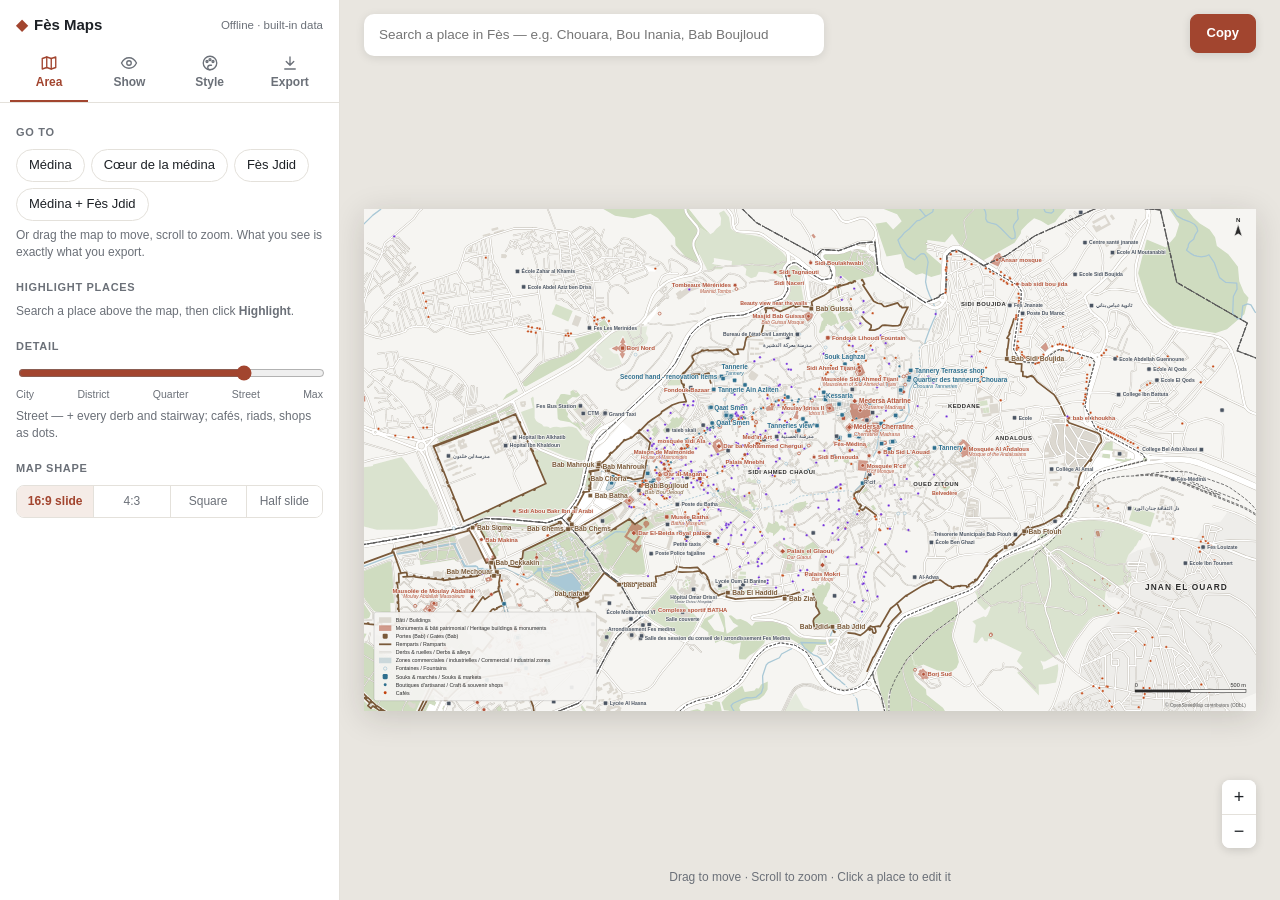
<file: taskpane.html>
<!doctype html>
<html lang="en">
<head>
  <meta charset="utf-8" />
  <meta name="viewport" content="width=device-width, initial-scale=1" />
  <title>Fès Maps</title>
  <script src="https://appsforoffice.microsoft.com/lib/1/hosted/office.js"></script>
  <link rel="stylesheet" href="styles.css" />
</head>
<body>
  <div class="app">
    <!-- ============ SIDEBAR ============ -->
    <aside class="side">
      <header class="brand">
        <span class="mark">◆</span> Fès Maps
        <span id="status" class="status">Loading…</span>
      </header>

      <nav class="tabs" role="tablist">
        <button class="tab active" data-tab="area"><svg class="ico" viewBox="0 0 24 24" width="18" height="18" fill="none" stroke="currentColor" stroke-width="1.8" stroke-linecap="round" stroke-linejoin="round"><path d="M9 4 3 6v14l6-2 6 2 6-2V4l-6 2-6-2Z"/><path d="M9 4v14M15 6v14"/></svg>Area</button>
        <button class="tab" data-tab="show"><svg class="ico" viewBox="0 0 24 24" width="18" height="18" fill="none" stroke="currentColor" stroke-width="1.8" stroke-linecap="round" stroke-linejoin="round"><path d="M2 12s3.5-7 10-7 10 7 10 7-3.5 7-10 7S2 12 2 12Z"/><circle cx="12" cy="12" r="3"/></svg>Show</button>
        <button class="tab" data-tab="style"><svg class="ico" viewBox="0 0 24 24" width="18" height="18" fill="none" stroke="currentColor" stroke-width="1.8" stroke-linecap="round" stroke-linejoin="round"><circle cx="12" cy="12" r="9"/><circle cx="8" cy="10" r="1.3"/><circle cx="12" cy="7.5" r="1.3"/><circle cx="16" cy="10" r="1.3"/><path d="M12 21a3 3 0 0 1 0-6h2"/></svg>Style</button>
        <button class="tab" data-tab="export"><svg class="ico" viewBox="0 0 24 24" width="18" height="18" fill="none" stroke="currentColor" stroke-width="1.8" stroke-linecap="round" stroke-linejoin="round"><path d="M12 4v11M7 10l5 5 5-5M5 20h14"/></svg>Export</button>
      </nav>

      <div class="panels">
        <!-- AREA -->
        <section class="panel" data-panel="area">
          <h3>Go to</h3>
          <div class="chips" id="quickAreas">
            <button class="chip" data-area="medina">Médina</button>
            <button class="chip" data-area="core">Cœur de la médina</button>
            <button class="chip" data-area="jdid">Fès Jdid</button>
            <button class="chip" data-area="all">Médina + Fès Jdid</button>
          </div>
          <p class="hint">Or drag the map to move, scroll to zoom. What you see is exactly what you export.</p>

          <h3>Highlight places</h3>
          <div id="pinned" class="pinned"><p class="hint">Search a place above the map, then click <b>Highlight</b>.</p></div>
          <button id="btnFitPinned" class="btn ghost small hidden">Frame all highlighted places</button>

          <h3>Detail</h3>
          <input id="level" type="range" min="1" max="5" step="1" value="4" />
          <div class="ticks"><span>City</span><span>District</span><span>Quarter</span><span>Street</span><span>Max</span></div>
          <p id="levelDesc" class="hint"></p>

          <h3>Map shape</h3>
          <div class="seg" id="aspect">
            <button data-v="169" class="active">16:9 slide</button>
            <button data-v="43">4:3</button>
            <button data-v="11">Square</button>
            <button data-v="half">Half slide</button>
          </div>
        </section>

        <!-- SHOW -->
        <section class="panel hidden" data-panel="show">
          <p class="hint top">Tip: click any place on the map to hide it or rename it.</p>
          <h3>Map layers</h3>
          <div class="toggles">
            <label class="tog"><input type="checkbox" data-layer="streets" checked /><span>Streets &amp; derbs</span></label>
            <label class="tog"><input type="checkbox" data-layer="buildings" checked /><span>Buildings</span></label>
            <label class="tog"><input type="checkbox" data-layer="heritage" checked /><span>Heritage &amp; worship</span></label>
            <label class="tog"><input type="checkbox" data-layer="economic" checked /><span>Shops, souks &amp; services</span></label>
            <label class="tog"><input type="checkbox" data-layer="zoning" checked /><span>Boundaries &amp; zones</span></label>
            <label class="tog"><input type="checkbox" data-layer="base" checked /><span>Water &amp; green spaces</span></label>
          </div>

          <h3 class="row-h">Places <span class="mini">
            <button class="link" data-mass="loc:1">show all</button> · <button class="link" data-mass="loc:0">hide all</button> · <button class="link" id="visReset">reset</button>
          </span></h3>
          <div class="vhead"><span></span><span>Pin</span><span>Name</span></div>
          <div id="typeList" class="typelist"></div>

          <div id="hiddenBox" class="hiddenbox hidden">
            <h3>Hidden or renamed <span id="hiddenCount" class="mini"></span></h3>
            <div id="hiddenList"></div>
          </div>

          <h3>Labels</h3>
          <div class="row">
            <select id="lang">
              <option value="fr+en">Français + English</option>
              <option value="fr">Français</option>
              <option value="en">English</option>
            </select>
          </div>
          <label class="tog"><input type="checkbox" id="labels" checked /><span>Show names on the map</span></label>
          <label class="tog"><input type="checkbox" id="streetNames" checked /><span>Street &amp; derb names</span></label>

          <details class="more">
            <summary>More: data sources &amp; your own files</summary>
            <label class="tog small"><input type="checkbox" data-source="footprints" /><span>Add AI-detected buildings (Google/Microsoft, online)</span></label>
            <label class="tog small"><input type="checkbox" id="markInferred" /><span>Show AI buildings dashed</span></label>
            <label class="tog small"><input type="checkbox" data-source="overture" /><span>Add Overture places (online)</span></label>
            <label class="tog small"><input type="checkbox" data-source="wikidata" /><span>Wikidata names &amp; checks (online)</span></label>
            <label class="tog small"><input type="checkbox" id="arabicFallback" checked /><span>Arabic name when no Latin name</span></label>
            <div id="sourceReport" class="report hidden"></div>
            <label class="drop">
              <input id="fileInput" type="file" multiple accept=".geojson,.json,.kml,.gpx,.zip" />
              <span>+ Add your own layer (GeoJSON, KML, zipped shapefile)</span>
            </label>
            <ul id="customList" class="customlist"></ul>
            <label class="field">Overture release <input id="overtureRelease" type="text" /></label>
          </details>
        </section>

        <!-- STYLE -->
        <section class="panel hidden" data-panel="style">
          <h3>Look</h3>
          <div id="presetGrid" class="presets"></div>
          <h3>Colours</h3>
          <div id="colorGrid" class="colors"></div>
          <details class="more">
            <summary>Text &amp; lines</summary>
            <label class="field">Font <select id="font"></select></label>
            <label class="field">Label size <input id="labelScale" type="range" min="0.6" max="2" step="0.05" value="1" /></label>
            <label class="field">Line weight <input id="lineScale" type="range" min="0.5" max="2.5" step="0.05" value="1" /></label>
            <label class="tog small"><input type="checkbox" id="casing" /><span>Outline roads</span></label>
            <label class="tog small"><input type="checkbox" id="buildingOutline" /><span>Outline buildings</span></label>
            <label class="tog small"><input type="checkbox" id="uppercaseQuarters" /><span>Quarter names in capitals</span></label>
          </details>
          <div class="row">
            <input id="presetName" type="text" placeholder="Save this look as…" class="grow" />
            <button id="btnSaveConfirm" class="btn small">Save</button>
          </div>
          <button id="btnDeletePreset" class="btn ghost small hidden">Delete this saved look</button>
        </section>

        <!-- EXPORT -->
        <section class="panel hidden" data-panel="export">
          <h3>On the map</h3>
          <label class="field">Title <input id="title" type="text" placeholder="e.g. Médina de Fès — diagnostic" /></label>
          <label class="tog"><input type="checkbox" id="legend" checked /><span>Legend</span></label>
          <label class="tog"><input type="checkbox" id="scale" checked /><span>Scale bar</span></label>
          <label class="tog"><input type="checkbox" id="north" checked /><span>North arrow</span></label>

          <h3>Get the map</h3>
          <button id="btnInsertSvg" class="btn primary big office-only hidden">Insert into slide — editable</button>
          <button id="btnInsertPng" class="btn ghost big office-only hidden">Insert into slide — image</button>
          <button id="btnCopy" class="btn primary big browser-only">Copy image <small>then Ctrl+V in PowerPoint</small></button>
          <button id="btnSvg" class="btn ghost big browser-only">Download editable map (.svg) <small>PowerPoint: Insert → Pictures, then right-click → Convert to Shape</small></button>
          <button id="btnPng" class="btn ghost big browser-only">Download image (.png)</button>
          <label class="field">Image sharpness
            <select id="pngScale"><option value="2">Screen</option><option value="3" selected>Sharp</option><option value="4">Print</option></select>
          </label>
        </section>
      </div>
    </aside>

    <!-- ============ STAGE ============ -->
    <main class="stage">
      <div class="searchbar">
        <input id="search" type="search" placeholder="Search a place in Fès — e.g. Chouara, Bou Inania, Bab Boujloud" autocomplete="off" />
        <ul id="suggest" class="suggest hidden"></ul>
      </div>
      <div class="quickbar">
        <button id="qCopy" class="btn primary browser-only">Copy</button>
        <button id="qInsert" class="btn primary office-only hidden">Insert into slide</button>
      </div>

      <div id="frameWrap" class="framewrap">
        <div id="frame" class="frame">
          <div id="canvas" class="canvas"></div>
          <div id="hover" class="hoverring hidden"></div>
          <div id="loading" class="loading hidden"><div class="spinner"></div><span id="loadingMsg">Loading…</span></div>
          <div id="empty" class="emptymsg hidden"></div>
        </div>
      </div>

      <div class="zoombar">
        <button id="zoomIn" title="Zoom in">+</button>
        <button id="zoomOut" title="Zoom out">−</button>
      </div>
      <div class="help">Drag to move · Scroll to zoom · Click a place to edit it</div>

      <div id="pop" class="pop hidden"></div>
      <div id="errorBox" class="errorbox hidden"></div>
      <div id="toast" class="toast hidden"></div>
    </main>
  </div>

  <div id="fatal" class="fatal hidden"></div>
  <script>
    // ES5 on purpose: reports problems even if the main script cannot run.
    (function () {
      function show(msg) {
        var el = document.getElementById('fatal');
        el.innerHTML = '<b>Fès Maps could not start</b><div>' + String(msg).replace(/</g, '&lt;') + '</div>';
        el.className = 'fatal';
      }
      window.onerror = function (m, src, line) { show(m + (src ? ' (' + String(src).split('/').pop() + ':' + line + ')' : '')); };
      window.addEventListener && window.addEventListener('unhandledrejection', function (e) { show(e.reason && (e.reason.message || e.reason)); });
      var legacy = !window.fetch || !window.Promise || typeof Symbol === 'undefined';
      if (legacy) show('This browser is too old. Use Edge or Chrome (or update Office).');
      setTimeout(function () { if (!window.__fesReady && !legacy) show('The map script did not load. Reload the page (Ctrl+F5).'); }, 15000);
    })();
  </script>
  <script src="fes-data.js"></script>
  <script src="app.js"></script>
</body>
</html>
</file>
<file: styles.css>
:root {
  --ink: #1d2126; --muted: #6b7078; --line: #e4e1db; --bg: #f3f1ed; --card: #ffffff;
  --accent: #a2452f; --accent-ink: #ffffff; --soft: #f5ece7; --radius: 10px;
  --side: 340px;
}
* { box-sizing: border-box; }
html, body { margin: 0; height: 100%; }
body { font: 13px/1.45 "Segoe UI", -apple-system, "Helvetica Neue", Arial, sans-serif; color: var(--ink); background: var(--bg); overflow: hidden; }
button { font: inherit; color: inherit; }
.hidden { display: none !important; }

/* ---------- layout ---------- */
.app { display: grid; grid-template-columns: var(--side) 1fr; height: 100vh; }
.side { background: var(--card); border-right: 1px solid var(--line); display: flex; flex-direction: column; min-height: 0; }
.stage { position: relative; min-width: 0; min-height: 0; overflow: hidden; background: #e9e6e0; }

/* ---------- sidebar ---------- */
.brand { display: flex; align-items: center; gap: 6px; padding: 14px 16px 10px; font-weight: 700; font-size: 15px; }
.mark { color: var(--accent); }
.status { margin-left: auto; font-weight: 400; font-size: 11.5px; color: var(--muted); max-width: 55%; white-space: nowrap; overflow: hidden; text-overflow: ellipsis; }
.status.err { color: #b42318; }
.tabs { display: grid; grid-template-columns: repeat(4, 1fr); gap: 2px; padding: 0 10px; border-bottom: 1px solid var(--line); }
.tab { background: none; border: 0; border-bottom: 2.5px solid transparent; padding: 8px 2px 9px; cursor: pointer; color: var(--muted); font-weight: 600; display: flex; flex-direction: column; align-items: center; gap: 2px; font-size: 12px; }
.tab .ico { display: block; }
.tab.active { color: var(--accent); border-bottom-color: var(--accent); }
.tab:hover { color: var(--ink); }
.panels { flex: 1; overflow-y: auto; padding: 4px 16px 24px; }
h3 { font-size: 11px; text-transform: uppercase; letter-spacing: .7px; color: var(--muted); margin: 18px 0 8px; font-weight: 700; display: flex; align-items: center; }
.row-h .mini { margin-left: auto; text-transform: none; letter-spacing: 0; font-weight: 400; }
.mini { font-size: 11.5px; color: var(--muted); font-weight: 400; text-transform: none; letter-spacing: 0; margin-left: 6px; }
.hint { color: var(--muted); font-size: 12px; margin: 6px 0 0; }
.hint.top { margin-top: 14px; background: var(--soft); color: #7a3a29; padding: 7px 9px; border-radius: 8px; }
.chips { display: flex; flex-wrap: wrap; gap: 6px; }
.chip { border: 1px solid var(--line); background: #fff; border-radius: 999px; padding: 6px 12px; cursor: pointer; }
.chip:hover { border-color: var(--accent); color: var(--accent); }
.row { display: flex; gap: 6px; align-items: center; margin: 6px 0; }
.grow { flex: 1; }
input[type=range] { width: 100%; accent-color: var(--accent); }
.ticks { display: flex; justify-content: space-between; font-size: 10.5px; color: var(--muted); }
.seg { display: grid; grid-template-columns: repeat(4, 1fr); border: 1px solid var(--line); border-radius: 8px; overflow: hidden; }
.seg button { border: 0; background: #fff; padding: 7px 2px; cursor: pointer; color: var(--muted); font-size: 12px; }
.seg button + button { border-left: 1px solid var(--line); }
.seg button.active { background: var(--soft); color: var(--accent); font-weight: 600; }
select, input[type=text], input[type=search] { font: inherit; width: 100%; border: 1px solid var(--line); border-radius: 8px; padding: 7px 9px; background: #fff; color: var(--ink); }
.toggles { display: grid; gap: 2px; }
.tog { display: flex; align-items: center; gap: 9px; padding: 5px 0; cursor: pointer; }
.tog.small { font-size: 12px; padding: 3px 0; }
.tog input { width: 16px; height: 16px; accent-color: var(--accent); margin: 0; flex: none; }
.field { display: flex; flex-direction: column; gap: 4px; font-size: 12px; color: var(--muted); margin: 8px 0; }
.btn { border: 1px solid var(--ink); background: var(--ink); color: #fff; border-radius: 8px; padding: 8px 12px; cursor: pointer; font-weight: 600; }
.btn:hover { filter: brightness(1.15); }
.btn.primary { background: var(--accent); border-color: var(--accent); }
.btn.ghost { background: #fff; color: var(--ink); border-color: var(--line); font-weight: 500; }
.btn.ghost:hover { border-color: var(--ink); filter: none; }
.btn.small { padding: 5px 10px; font-size: 12px; }
.btn.big { width: 100%; text-align: left; padding: 11px 14px; margin: 0 0 8px; display: block; }
.btn.big small { display: block; font-weight: 400; opacity: .8; font-size: 11.5px; margin-top: 2px; }
.btn:disabled { opacity: .5; cursor: default; }
.link { border: 0; background: none; color: var(--accent); cursor: pointer; padding: 0; font-size: 11.5px; }
.link:hover { text-decoration: underline; }
details.more { margin-top: 18px; border-top: 1px solid var(--line); padding-top: 10px; }
details.more summary { cursor: pointer; color: var(--muted); font-size: 12px; font-weight: 600; }
.report { font-size: 11.5px; background: var(--bg); border-radius: 8px; padding: 7px 9px; margin: 8px 0; line-height: 1.5; }
.report .bad { color: #b42318; } .report .ok { color: #1a7f37; }
.report ul { margin: 4px 0 0; padding-left: 16px; }
.drop { display: block; border: 1.5px dashed var(--line); border-radius: 8px; padding: 10px; text-align: center; font-size: 12px; color: var(--muted); cursor: pointer; margin-top: 8px; }
.drop:hover { border-color: var(--accent); color: var(--ink); }
.drop input { display: none; }
.customlist { list-style: none; padding: 0; margin: 8px 0 0; }
.customlist li { display: grid; grid-template-columns: auto auto 1fr auto auto; gap: 6px; align-items: center; padding: 5px 0; border-bottom: 1px solid var(--line); font-size: 12px; }
.customlist input[type=color] { width: 22px; height: 20px; padding: 0; border: 1px solid var(--line); }
.customlist select { font-size: 11px; padding: 2px; width: 90px; }
.customlist .name { overflow: hidden; text-overflow: ellipsis; white-space: nowrap; }
.x { border: 0; background: none; cursor: pointer; color: var(--muted); font-size: 14px; }

/* places list */
.vhead, .vrow { display: grid; grid-template-columns: 1fr 40px 44px; align-items: center; gap: 4px; }
.vhead { font-size: 10.5px; color: var(--muted); text-transform: uppercase; letter-spacing: .4px; padding: 0 2px 4px; }
.vhead span:nth-child(n+2), .vrow > :nth-child(n+2) { justify-self: center; }
.vrow { padding: 4px 2px; border-top: 1px solid #f0eeea; font-size: 12.5px; }
.vrow input[type=checkbox] { width: 15px; height: 15px; accent-color: var(--accent); cursor: pointer; margin: 0; }
.vrow.group { cursor: pointer; font-weight: 700; font-size: 12px; margin-top: 2px; }
.vrow.group .caret { display: inline-block; width: 12px; color: var(--muted); transition: transform .15s; }
.vrow.group.open .caret { transform: rotate(90deg); }
.vrow.sub { padding-left: 20px; font-size: 12px; }
.vrow .nm { display: flex; align-items: center; gap: 6px; min-width: 0; overflow: hidden; }
.vrow .t { overflow: hidden; text-overflow: ellipsis; white-space: nowrap; }
.vrow .cnt { color: var(--muted); font-size: 11px; margin-left: auto; padding-right: 2px; font-weight: 400; }
.vrow .sw { width: 9px; height: 9px; border-radius: 50%; flex: none; }
.typelist .empty { color: var(--muted); font-size: 12px; padding: 8px 2px; }
.hiddenbox .hrow { display: flex; align-items: center; gap: 6px; padding: 4px 0; border-top: 1px solid #f0eeea; font-size: 12px; }
.hiddenbox .hrow .t { flex: 1; overflow: hidden; text-overflow: ellipsis; white-space: nowrap; }
.hiddenbox .hrow .what { color: var(--muted); font-size: 11px; }
.pinned .pin { display: flex; align-items: center; gap: 6px; padding: 5px 8px; border: 1px solid var(--line); border-radius: 8px; margin-bottom: 5px; font-size: 12.5px; }
.pinned .pin .dot { width: 9px; height: 9px; border-radius: 50%; background: #E3A008; flex: none; }
.pinned .pin .t { flex: 1; overflow: hidden; text-overflow: ellipsis; white-space: nowrap; }

/* style tab */
.presets { display: grid; grid-template-columns: 1fr 1fr; gap: 8px; }
.preset { border: 1.5px solid var(--line); border-radius: 10px; padding: 0; background: #fff; cursor: pointer; text-align: left; overflow: hidden; }
.preset.active { border-color: var(--accent); box-shadow: 0 0 0 2px var(--soft); }
.preset .sw4 { display: grid; grid-template-columns: 2fr 1fr 1fr 1fr; height: 30px; }
.preset .sw4 i { display: block; }
.preset .nm { display: block; padding: 6px 8px; font-size: 11.5px; font-weight: 600; }
.colors { display: grid; grid-template-columns: 1fr 1fr; gap: 6px 10px; }
.colors label { display: flex; align-items: center; gap: 7px; font-size: 12px; }
.colors input[type=color] { width: 26px; height: 22px; padding: 0; border: 1px solid var(--line); border-radius: 5px; background: none; cursor: pointer; flex: none; }

/* ---------- stage ---------- */
.framewrap { position: absolute; inset: 64px 24px 44px 24px; display: flex; align-items: center; justify-content: center; }
.frame { position: relative; background: #fff; box-shadow: 0 6px 30px rgba(30, 25, 20, .16); overflow: hidden; cursor: grab; touch-action: none; user-select: none; }
.frame.dragging { cursor: grabbing; }
.frame.overplace { cursor: pointer; }
.canvas { position: absolute; inset: 0; transform-origin: 0 0; will-change: transform; }
.canvas svg { display: block; width: 100%; height: 100%; }
.hoverring { position: absolute; border: 2px solid var(--accent); border-radius: 6px; pointer-events: none; box-shadow: 0 0 0 3px rgba(162, 69, 47, .18); }
.loading { position: absolute; left: 12px; top: 12px; display: flex; gap: 8px; align-items: center; background: rgba(255, 255, 255, .94); padding: 7px 12px; border-radius: 999px; font-size: 12px; box-shadow: 0 2px 8px rgba(0,0,0,.12); }
.spinner { width: 14px; height: 14px; border-radius: 50%; border: 2.5px solid #ead8d1; border-top-color: var(--accent); animation: spin .8s linear infinite; }
@keyframes spin { to { transform: rotate(360deg); } }
.emptymsg { position: absolute; inset: auto auto 12px 12px; max-width: 60%; background: rgba(255,255,255,.95); padding: 9px 12px; border-radius: 8px; font-size: 12.5px; box-shadow: 0 2px 8px rgba(0,0,0,.12); }
.searchbar { position: absolute; top: 14px; left: 24px; width: min(460px, calc(100% - 180px)); z-index: 20; }
.searchbar input { padding: 10px 14px; border-radius: 10px; box-shadow: 0 2px 10px rgba(0,0,0,.1); border-color: transparent; font-size: 13.5px; }
.suggest { list-style: none; margin: 4px 0 0; padding: 4px; background: #fff; border-radius: 10px; box-shadow: 0 6px 24px rgba(0,0,0,.16); max-height: 340px; overflow: auto; }
.suggest li { display: flex; align-items: center; gap: 8px; padding: 7px 8px; border-radius: 7px; cursor: pointer; }
.suggest li:hover, .suggest li.sel { background: var(--soft); }
.suggest .t { flex: 1; min-width: 0; }
.suggest .t b { display: block; overflow: hidden; text-overflow: ellipsis; white-space: nowrap; font-weight: 600; }
.suggest .t span { color: var(--muted); font-size: 11.5px; }
.suggest .act { display: flex; gap: 4px; }
.suggest .note { color: var(--muted); font-size: 12px; padding: 8px; cursor: default; }
.quickbar { position: absolute; top: 14px; right: 24px; z-index: 20; display: flex; gap: 6px; }
.quickbar .btn { box-shadow: 0 2px 10px rgba(0,0,0,.12); padding: 9px 16px; }
.zoombar { position: absolute; right: 24px; bottom: 52px; display: flex; flex-direction: column; background: #fff; border-radius: 8px; box-shadow: 0 2px 10px rgba(0,0,0,.14); overflow: hidden; z-index: 10; }
.zoombar button { width: 34px; height: 34px; border: 0; background: #fff; font-size: 18px; cursor: pointer; }
.zoombar button + button { border-top: 1px solid var(--line); }
.zoombar button:hover { background: var(--soft); }
.help { position: absolute; bottom: 14px; left: 0; right: 0; text-align: center; color: var(--muted); font-size: 12px; pointer-events: none; }

.pop { position: absolute; z-index: 30; width: 250px; background: #fff; border-radius: 12px; box-shadow: 0 10px 34px rgba(0,0,0,.22); padding: 12px; font-size: 12.5px; }
.pop .h { font-weight: 700; font-size: 13.5px; margin-right: 18px; }
.pop .sub { color: var(--muted); font-size: 11.5px; margin: 2px 0 8px; }
.pop .close { position: absolute; top: 8px; right: 8px; }
.pop .acts { display: grid; gap: 5px; }
.pop .acts .btn { text-align: left; width: 100%; }
.pop .rename { display: flex; gap: 5px; margin-top: 8px; }
.pop .rename input { padding: 6px 8px; }
.badge { font-size: 10px; border: 1px solid var(--line); border-radius: 4px; padding: 0 4px; color: var(--muted); margin-left: 3px; }

.errorbox { position: absolute; left: 24px; right: 24px; bottom: 52px; z-index: 40; background: #fdecea; color: #7a1d14; border: 1px solid #f5c2bd; border-radius: 10px; padding: 10px 34px 10px 12px; font-size: 12.5px; word-break: break-word; }
.errorbox .x { position: absolute; right: 8px; top: 6px; color: #7a1d14; }
.toast { position: absolute; left: 50%; top: 70px; transform: translateX(-50%); z-index: 40; background: var(--ink); color: #fff; padding: 9px 16px; border-radius: 999px; font-size: 12.5px; box-shadow: 0 4px 16px rgba(0,0,0,.2); }
.fatal { position: fixed; top: 12px; left: 12px; right: 12px; z-index: 5000; background: #b42318; color: #fff; border-radius: 10px; padding: 12px; font-size: 13px; }
.fatal.hidden { display: none; }

/* ---------- narrow (PowerPoint side pane) ---------- */
@media (max-width: 760px) {
  body { overflow: auto; }
  .app { display: flex; flex-direction: column-reverse; height: auto; min-height: 100vh; }
  .stage { height: 58vh; min-height: 320px; flex: none; }
  .side { border-right: 0; border-top: 1px solid var(--line); }
  .panels { overflow: visible; }
  .framewrap { inset: 58px 8px 36px 8px; }
  .searchbar { left: 8px; width: calc(100% - 110px); }
  .quickbar { right: 8px; }
  .zoombar { right: 8px; bottom: 40px; }
  .help { font-size: 11px; bottom: 10px; }
}
</file>
